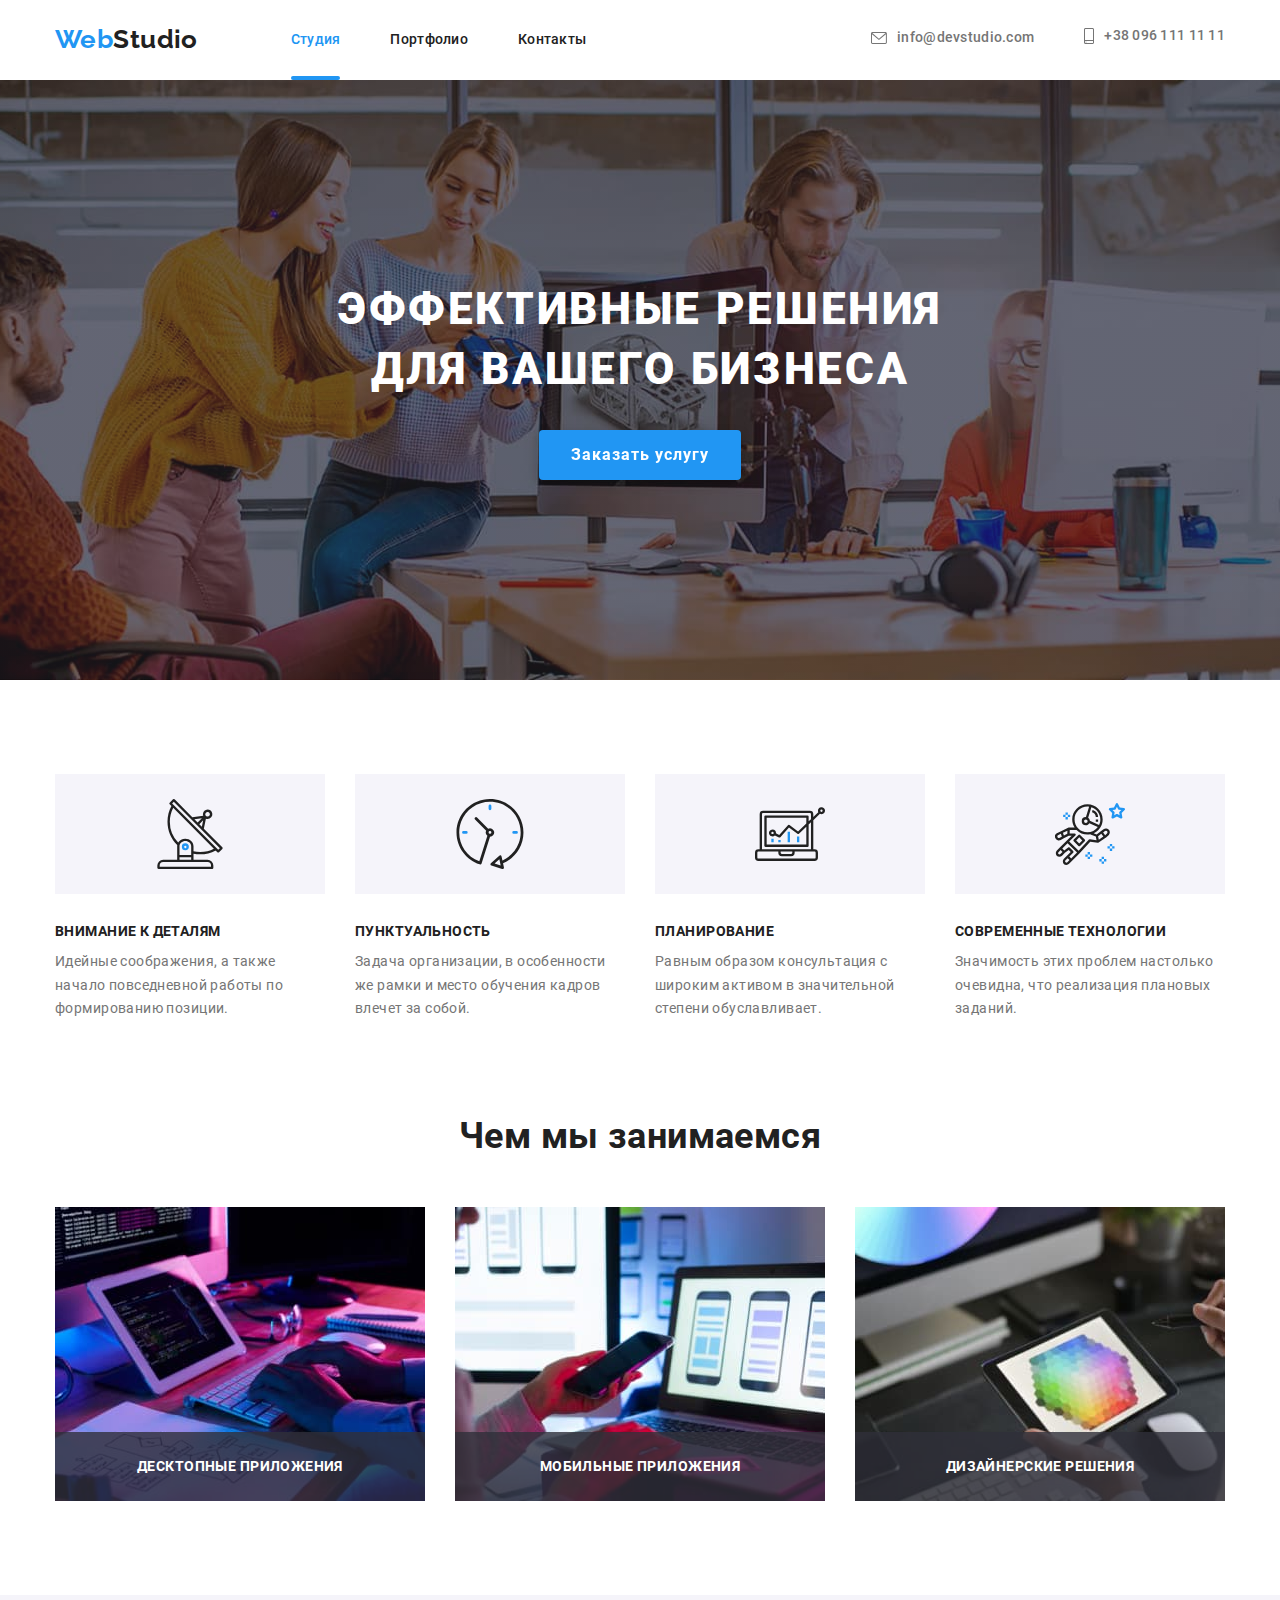
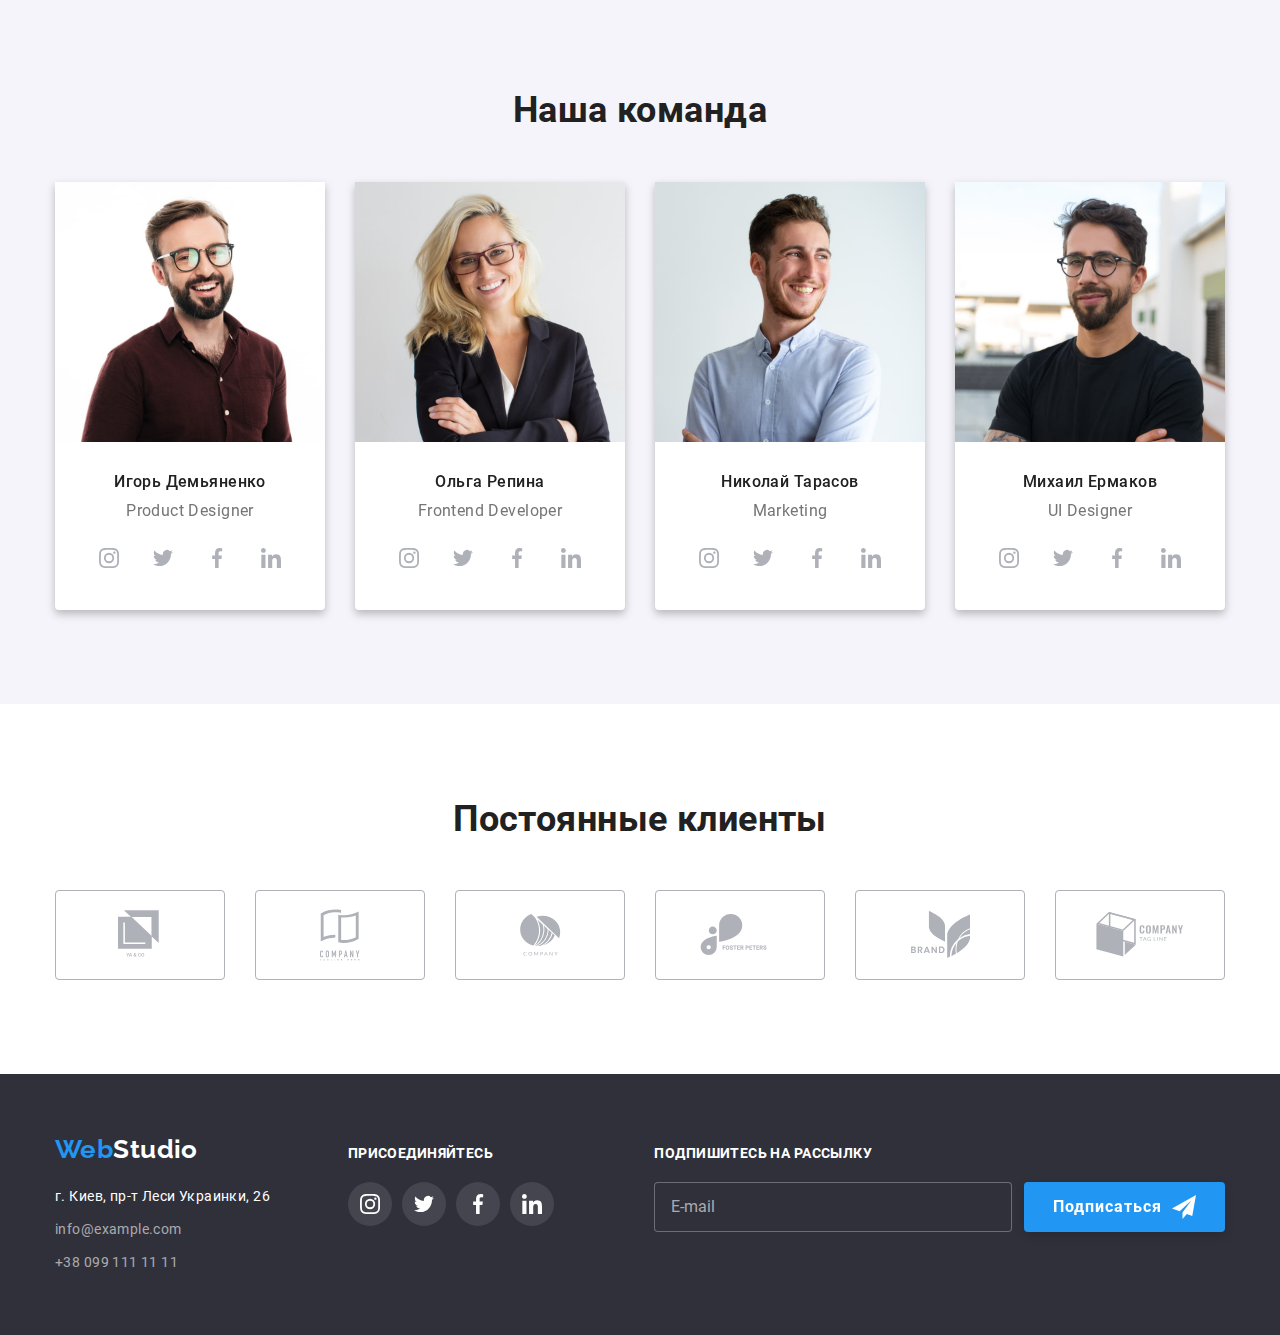
<file: index.html>
<!DOCTYPE html>
<html lang="ru">

<head>
    <meta charset="UTF-8">
    <meta name="viewport" content="width=device-width, initial-scale=1.0">
    <title>Студия</title>
    <link rel="stylesheet" href="./css/main.min.css">
</head>

<body>

    <header class="header">

        <div class="container general-nav">

            <!--Панель навигации-->
            
            <a href="./index.html" class="logo">
                <span class="logo-web">Web</span><span class="logo-studio">Studio</span>
            </a>

            <nav class="nav">
                <ul class="nav-list">
                    <li class="nav-item"><a href="./index.html" class="nav-link current">Студия</a></li>
                    <li class="nav-item"><a href="./portfolio.html" class="nav-link">Портфолио</a></li>
                    <li class="nav-item"><a href="" class="nav-link">Контакты</a></li>
                </ul>
            </nav>

            <!--Контактные данные-->
            <address class="address">
                <ul class="address-list">
                    <li class="address-item">
                        <a href="mailto:info@devstudio.com" class="address-link">
                            <svg width="16" height="12">
                                <use href="./images/symbol-defs.svg#icon-envelope"></use>
                            </svg>
                            info@devstudio.com
                        </a>
                    </li>
                    <li class="address-item">
                        <a href="tel:=380961111111" class="address-link">
                            <svg width="10" height="16">
                                <use href="./images/symbol-defs.svg#icon-smartphone"></use>
                            </svg>
                            +38 096 111 11 11
                        </a>
                    </li>
                </ul>
            </address>
        </div>

    </header>

    <main>
        <!--Блок герой-->
        <section class="hero">

            <div class="container">
                <h1 class="hero-title">Эффективные решения<br>для вашего бизнеса</h1>
                <button class="hero-btn" data-modal-open>Заказать услугу</button>
            </div>
            
        </section>

        <!--Преимущества-->
        <section class="advantages">

            <div class="container">
                <h2 class="visually-hidden">Преимущества</h2>
                <ul class="advantages-list">
                    <li class="advantages-item">
                        <div class="advantages-icon">
                            <svg width="70" height="70">
                                <use href="./images/symbol-defs.svg#icon-antenna"></use>
                            </svg>
                        </div>
                        <h3 class="advantages-title">Внимание к деталям</h3>
                        <p class="advantages-content">Идейные соображения, а также начало повседневной работы по формированию позиции.</p>
                    </li>

                    <li class="advantages-item">
                        <div class="advantages-icon">
                            <svg width="70" height="70">
                                <use href="./images/symbol-defs.svg#icon-clock"></use>
                            </svg>
                        </div>
                        <h3 class="advantages-title">Пунктуальность</h3>
                        <p class="advantages-content">Задача организации, в особенности же рамки и место обучения кадров влечет за собой.</p>
                    </li>

                    <li class="advantages-item">
                        <div class="advantages-icon">
                            <svg width="70" height="70">
                                <use href="./images/symbol-defs.svg#icon-diagram"></use>
                            </svg>
                        </div>
                        <h3 class="advantages-title">Планирование</h3>
                        <p class="advantages-content">Равным образом консультация с широким активом в значительной степени обуславливает.</p>
                    </li>

                    <li class="advantages-item">
                        <div class="advantages-icon">
                            <svg width="70" height="70">
                                <use href="./images/symbol-defs.svg#icon-astronaut"></use>
                            </svg>
                        </div>
                        <h3 class="advantages-title">Современные технологии</h3>
                        <p class="advantages-content">Значимость этих проблем настолько очевидна, что реализация плановых заданий.</p>
                    </li>
                </ul>
            </div>
        </section>

        <!--Примеры работ-->
        <section class="examples">

            <div class="container">
                <h2 class="examples-section-title">Чем мы занимаемся</h2>

                <ul class="examples-list">
                    <li class="examples-item">
                        <img src="./images/img.jpg" alt="человек пишет код" width="370">
                        <h3 class="examples-title">Десктопные приложения</h3>
                    </li>
                    <li class="examples-item">
                        <img src="./images/img1.jpg" alt="человек синхронизирует телефон" width="370">
                        <h3 class="examples-title">Мобильные приложения</h3>
                    </li>
                    <li class="examples-item">
                        <img src="./images/img2.jpg" alt="человек выбирает палитру на планшете" width="370">
                        <h3 class="examples-title">Дизайнерские решения</h3>
                    </li>
                </ul>
            </div>
        </section>

        <!--Список сотрудников-->
        <section class="team">

            <div class="container">
                <h2 class="team-title">Наша команда</h2>

                <ul class="team-list">
                    <li class="team-item">
                        <img src="./images/игорь_демьяненко.jpg" alt="Фото Игоря" width="270">
                        <h3 class="team-member">Игорь Демьяненко</h3> 
                        <p class="team-content">Product Designer</p>
                        <ul class="network-list">
                            <li class="network-item">
                                <a href="" class="network-link">
                                    <svg width="20" height="20">
                                        <use href="./images/symbol-defs.svg#icon-instagram"></use>
                                    </svg>
                                </a>
                            </li>
                            
                            <li class="network-item">
                                <a href="" class="network-link">
                                    <svg width="20" height="20">
                                        <use href="./images/symbol-defs.svg#icon-twitter"></use>
                                    </svg>
                                </a>
                            </li>

                            <li class="network-item">
                                <a href="" class="network-link">
                                    <svg width="20" height="20">
                                        <use href="./images/symbol-defs.svg#icon-facebook"></use>
                                    </svg>
                                </a>
                            </li>

                            <li class="network-item">
                                <a href="" class="network-link">
                                    <svg width="20" height="20">
                                        <use href="./images/symbol-defs.svg#icon-linkedin"></use>
                                    </svg>
                                </a>
                            </li>
                        </ul>
                    </li>

                    <li class="team-item">
                        <img src="./images/ольга_репина.jpg" alt="Фото Ольги" width="270">
                        <h3 class="team-member">Ольга Репина</h3>
                        <p class="team-content">Frontend Developer</p>
                        <ul class="network-list">
                            <li class="network-item">
                                <a href="" class="network-link">
                                    <svg width="20" height="20">
                                        <use href="./images/symbol-defs.svg#icon-instagram"></use>
                                    </svg>
                                </a>
                            </li>
                        
                            <li class="network-item">
                                <a href="" class="network-link">
                                    <svg width="20" height="20">
                                        <use href="./images/symbol-defs.svg#icon-twitter"></use>
                                    </svg>
                                </a>
                            </li>
                        
                            <li class="network-item">
                                <a href="" class="network-link">
                                    <svg width="20" height="20">
                                        <use href="./images/symbol-defs.svg#icon-facebook"></use>
                                    </svg>
                                </a>
                            </li>
                        
                            <li class="network-item">
                                <a href="" class="network-link">
                                    <svg width="20" height="20">
                                        <use href="./images/symbol-defs.svg#icon-linkedin"></use>
                                    </svg>
                                </a>
                            </li>
                        </ul>
                    </li>

                    <li class="team-item">
                        <img src="./images/николай_тарасов.jpg" alt="Фото Николая" width="270">
                        <h3 class="team-member">Николай Тарасов</h3>
                        <p class="team-content">Marketing</p>
                        <ul class="network-list">
                            <li class="network-item">
                                <a href="" class="network-link">
                                    <svg width="20" height="20">
                                        <use href="./images/symbol-defs.svg#icon-instagram"></use>
                                    </svg>
                                </a>
                            </li>
                        
                            <li class="network-item">
                                <a href="" class="network-link">
                                    <svg width="20" height="20">
                                        <use href="./images/symbol-defs.svg#icon-twitter"></use>
                                    </svg>
                                </a>
                            </li>
                        
                            <li class="network-item">
                                <a href="" class="network-link">
                                    <svg width="20" height="20">
                                        <use href="./images/symbol-defs.svg#icon-facebook"></use>
                                    </svg>
                                </a>
                            </li>
                        
                            <li class="network-item">
                                <a href="" class="network-link">
                                    <svg width="20" height="20">
                                        <use href="./images/symbol-defs.svg#icon-linkedin"></use>
                                    </svg>
                                </a>
                            </li>
                        </ul>
                    </li>

                    <li class="team-item">
                        <img src="./images/михаил_ермаков.jpg" alt="Фото Михаила" width="270">
                        <h3 class="team-member">Михаил Ермаков</h3>
                        <p class="team-content">UI Designer</p>
                        <ul class="network-list">
                            <li class="network-item">
                                <a href="" class="network-link">
                                    <svg width="20" height="20">
                                        <use href="./images/symbol-defs.svg#icon-instagram"></use>
                                    </svg>
                                </a>
                            </li>
                        
                            <li class="network-item">
                                <a href="" class="network-link">
                                    <svg width="20" height="20">
                                        <use href="./images/symbol-defs.svg#icon-twitter"></use>
                                    </svg>
                                </a>
                            </li>
                        
                            <li class="network-item">
                                <a href="" class="network-link">
                                    <svg width="20" height="20">
                                        <use href="./images/symbol-defs.svg#icon-facebook"></use>
                                    </svg>
                                </a>
                            </li>
                        
                            <li class="network-item">
                                <a href="" class="network-link">
                                    <svg width="20" height="20">
                                        <use href="./images/symbol-defs.svg#icon-linkedin"></use>
                                    </svg>
                                </a>
                            </li>
                        </ul>
                    </li>
                </ul>
            </div>
        </section>

        <!--Блок постоянных клиентов-->
        <section class="clients">
            <div class="container">
                <h2 class="clients-title">Постоянные клиенты</h2>
            
                <ul class="clients-list">

                    <li class="clients-item">
                        <a href="" class="clients-link">
                            <svg width="45" height="50">
                                <use href="./images/symbol-defs.svg#icon-logo_1"></use>
                            </svg>
                        </a>
                    </li>

                    <li class="clients-item">
                        <a href="" class="clients-link">
                            <svg width="40" height="52">
                                <use href="./images/symbol-defs.svg#icon-logo_2"></use>
                            </svg>
                        </a>
                    </li>

                    <li class="clients-item">
                        <a href="" class="clients-link">
                            <svg width="41" height="42">
                                <use href="./images/symbol-defs.svg#icon-logo_3"></use>
                            </svg>
                        </a>
                    </li>

                    <li class="clients-item">
                        <a href="" class="clients-link">
                            <svg width="80" height="42">
                                <use href="./images/symbol-defs.svg#icon-logo_4"></use>
                            </svg>
                        </a>
                    </li>

                    <li class="clients-item">
                        <a href="" class="clients-link">
                            <svg width="59" height="47">
                                <use href="./images/symbol-defs.svg#icon-logo_5"></use>
                            </svg>
                        </a>
                    </li>
                    
                    <li class="clients-item">
                        <a href="" class="clients-link">
                            <svg width="88" height="45">
                                <use href="./images/symbol-defs.svg#icon-logo_6"></use>
                            </svg>
                        </a>
                    </li>
                </ul>
            </div>
        </section>
    </main>

    <footer class="footer">


        <div class="container footer-flex">
            <div class="footer-info">
                <a href="./index.html" class="logo under">
                    <span class="logo-web">Web</span><span class="logo-studio-footer">Studio</span>
                </a>

                <address class="address-footer">г. Киев, пр-т Леси Украинки, 26</address>
                
                <ul class="footer-list">
                    <li class="footer-item"><a href="mailto:info@example.com" class="link">info@example.com</a></li>
                    <li class="footer-item"><a href="tel:=380991111111" class="link">+38 099 111 11 11</a></li>
                </ul>
            </div>

            <div class="join">
                <h3 class="social-link-title">Присоединяйтесь</h3>
                    <ul class="social-link-list">
                        <li class="social-link-item">
                            <a href="" class="social-link-ref">
                                <svg width="20" height="20">
                                    <use href="./images/symbol-defs.svg#icon-instagram"></use>
                                </svg>
                            </a>
                        </li>

                        <li class="social-link-item">
                            <a href="" class="social-link-ref">
                                <svg width="20" height="20">
                                    <use href="./images/symbol-defs.svg#icon-twitter"></use>
                                </svg>
                            </a>
                        </li>

                        <li class="social-link-item">
                            <a href="" class="social-link-ref">
                                <svg width="20" height="20">
                                    <use href="./images/symbol-defs.svg#icon-facebook"></use>
                                </svg>
                            </a>
                        </li>

                        <li class="social-link-item">
                            <a href="" class="social-link-ref">
                                <svg width="20" height="20">
                                    <use href="./images/symbol-defs.svg#icon-linkedin"></use>
                                </svg>
                            </a>
                        </li>
                    </ul>
            </div>

            <div class="subscribe">
                <form>
                    <h3 class="subscribe-title">Подпишитесь на рассылку</h3>
                    <div class="subscribe-box">
                        <label class="subscribe-label">
                            <input class="subscribe-input" type="email" placeholder="E-mail"/>
                        </label>
                        <button type="submit" class="subscribe-btn">Подписаться
                            <svg class="send-icon" width="24" height="24">
                                <use href="./images/symbol-defs.svg#icon-send"></use>
                            </svg>
                        </button>
                    </div>
                </form>
            </div>
        </div>
        
    </footer>
    
    <!--Модальное окно-->
    <div class="backdrop is-hidden" data-modal>
        <div class="modal">
            <button class="close-button" data-modal-close>
                <svg width="18" height="18">
                    <use href="./images/symbol-defs.svg#icon-close"></use>
                </svg>
            </button>

            <form class="form">
                <h3 class="form-title">Оставьте свои данные, мы вам перезвоним</h3>
            
                <div>
                    <div class="form-field">
                        <label for="name" class="form-label">Имя</label>
                        <div class="iconbox">
                            <input class="form-input" type="text" name="username" id="name" autofocus />
                                <svg class="form-icon" width="12" height="12">
                                    <use href="./images/symbol-defs.svg#icon-name"></use>
                            </svg>
                        </div>
                    </div>

                    <div class="form-field">
                        <label for="phone">Телефон</label>
                        <div class="iconbox">
                            <input class="form-input" type="tel" name="phone" id="phone" />
                            <svg class="form-icon" width="13" height="13">
                                <use href="./images/symbol-defs.svg#icon-tel"></use>
                            </svg>
                        </div>
                    </div>

                    <div class="form-field">
                        <label for="mail">Почта</label>
                        <div class="iconbox">
                            <input class="form-input" type="email" name="mail" id="mail" />
                            <svg class="form-icon" width="15" height="13">
                                <use href="./images/symbol-defs.svg#icon-mail"></use>
                            </svg>
                        </div>
                    </div>

                    <div class="form-field">
                        <label for="comment">Комментарий</label>
                        <textarea class="form-textarea" name="comment" id="comment" cols="30" rows="10" placeholder="Введите текст"></textarea>
                    </div>

                    <div class="checkbox-field">
                        <label class="checkbox-label">
                            <input class="checkbox visually-hidden" type="checkbox" />
                            <span class="checkbox-icon"></span>
                            Соглашаюсь с рассылкой и принимаю
            
                            <a class="terms" href="./index.html">Условия договора</a>
                        </label>
                    </div>
                </div>

                <button type="submit" class="submit-btn">Отправить</button>
                
                
            </form>
        </div>
    </div>



    <script src="./js/modal.js"></script>
</body>

</html>
</file>
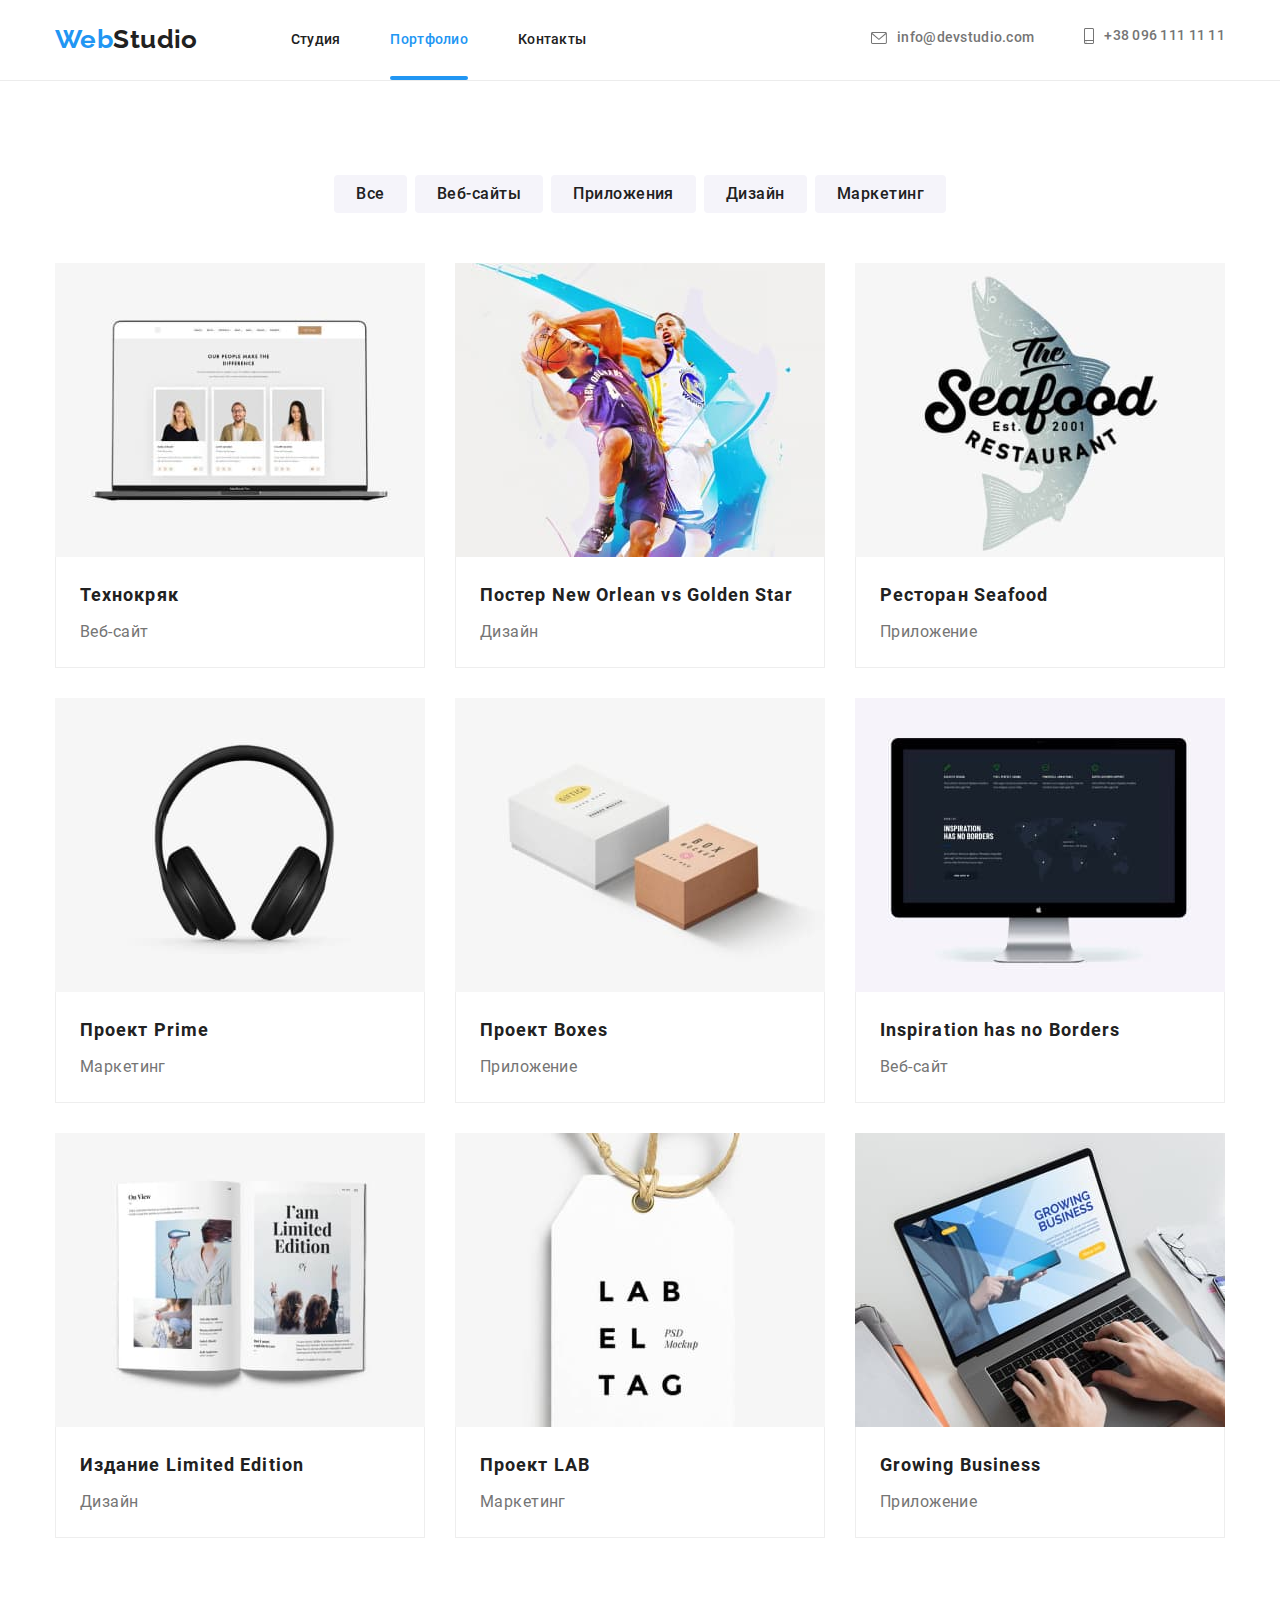
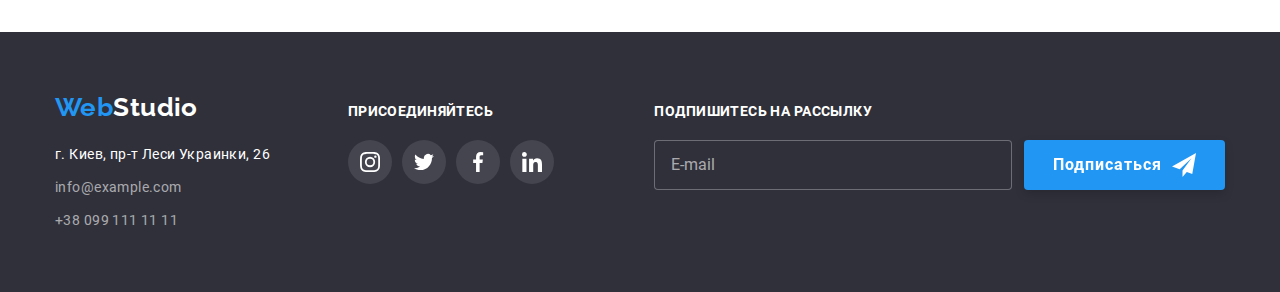
<file: portfolio.html>
<!DOCTYPE html>
<html lang="ru">
<head>
    <meta charset="UTF-8">
    <meta name="viewport" content="width=device-width, initial-scale=1.0">
    <title>Портфолио</title>
    <link rel="stylesheet" href="./css/main.min.css">
</head>
<body>

    <header class="header portfolio-header">
    
        <div class="container general-nav">
            <!--Панель навигации-->
            
            <a href="./index.html" class="logo">
                <span class="logo-web">Web</span><span class="logo-studio">Studio</span>
            </a>

            <nav class="nav">   
                <ul class="nav-list">
                    <li class="nav-item"><a href="./index.html" class="nav-link">Студия</a></li>
                    <li class="nav-item"><a href="./portfolio.html" class="nav-link current">Портфолио</a></li>
                    <li class="nav-item"><a href="" class="nav-link">Контакты</a></li>
                </ul>
            </nav>
        
            <!--Контактные данные-->
            <address class="address">
                <ul class="address-list">
                    <li class="address-item">
                        <a href="mailto:info@devstudio.com" class="address-link">
                            <svg width="16" height="12">
                                <use href="./images/symbol-defs.svg#icon-envelope"></use>
                            </svg>
                            info@devstudio.com
                        </a>
                    </li>
                    <li class="address-item">
                        <a href="tel:=380961111111" class="address-link">
                            <svg width="10" height="16">
                                <use href="./images/symbol-defs.svg#icon-smartphone"></use>
                            </svg>
                            +38 096 111 11 11
                        </a>
                    </li>
                </ul>
            </address>
        </div>
    
    </header>
    
    <main>
        <h1 class="visually-hidden">Примеры работ студии</h1>

        <!--Категории работ-->
        
        <section class="categories">

            <div class="container">
                <h2 class="visually-hidden">Категории работ студии</h2>
                <ul class="categories-list">
                    <li class="categories-item"><button type="button" class="categories-btn">Все</button></li>
                    <li class="categories-item"><button type="button" class="categories-btn">Веб-сайты</button></li>
                    <li class="categories-item"><button type="button" class="categories-btn">Приложения</button></li>
                    <li class="categories-item"><button type="button" class="categories-btn">Дизайн</button></li>
                    <li class="categories-item"><button type="button" class="categories-btn">Маркетинг</button></li>
                </ul>

                <!--Лучшие работы студии-->
            
                <h2 class="visually-hidden">Примеры лучших работ студии</h2>
            
                <ul class="works-list">
                    <li class="works-item">
                        <a href="" class="works-link">
                            <div class="box">
                                <img src="./images/portfolio1.jpg" alt="Люди на экране ноутбука" width="370">
                                <p class="overlay">
                                Технокряк это современная площадка распространения коронавируса. Компании используют эту платформу для цифрового
                                шпионажа и атак на защищённые сервера конкурентов.
                                </p>
                            </div>
                            <div class="works-description">
                                <h3 class="works-title">Технокряк</h3>
                                <p class="works-content">Веб-сайт</p>
                            </div>
                        </a>

                    </li>
            
                    <li class="works-item">
                        <a href="" class="works-link">
                            <img src="./images/portfolio2.jpg" alt="Баскетболисты в прыжке" width="370">
                            <div class="works-description">
                                <h3 class="works-title">Постер New Orlean vs Golden Star</h3>
                                <p class="works-content">Дизайн</p>
                            </div>
                        </a>
                    </li>
            
                    <li class="works-item">
                        <a href="" class="works-link">
                            <img src="./images/portfolio3.jpg" alt="Логотип ресторана" width="370">
                            <div class="works-description">
                                <h3 class="works-title">Ресторан Seafood</h3>
                                <p class="works-content">Приложение</p>
                            </div>
                        </a>
                    </li>

                    <li class="works-item">
                        <a href="" class="works-link">
                            <img src="./images/portfolio4.jpg" alt="Наушники" width="370">
                            <div class="works-description">
                                <h3 class="works-title">Проект Prime</h3>
                                <p class="works-content">Маркетинг</p>
                            </div>
                        </a>
                    </li>

                    <li class="works-item">
                        <a href="" class="works-link">
                            <img src="./images/portfolio5.jpg" alt="Две коробки" width="370">
                            <div class="works-description">
                                <h3 class="works-title">Проект Boxes</h3>
                                <p class="works-content">Приложение</p>
                            </div>
                        </a>
                    </li>

                    <li class="works-item">
                        <a href="" class="works-link">
                            <img src="./images/portfolio6.jpg" alt="Компьютер" width="370">
                            <div class="works-description">
                                <h3 class="works-title">Inspiration has no Borders</h3>
                                <p class="works-content">Веб-сайт</p>
                            </div> 
                        </a>
                    </li>

                    <li class="works-item">
                        <a href="" class="works-link">
                            <img src="./images/portfolio7.jpg" alt="Открытая книга" width="370">
                            <div class="works-description">
                                <h3 class="works-title">Издание Limited Edition</h3>
                                <p class="works-content">Дизайн</p>
                            </div>
                        </a>
                    </li>

                    <li class="works-item">
                        <a href="" class="works-link">
                            <img src="./images/portfolio8.jpg" alt="Бирка" width="370">
                            <div class="works-description">
                                <h3 class="works-title">Проект LAB</h3>
                                <p class="works-content">Маркетинг</p>
                            </div>
                        </a>
                    </li>

                    <li class="works-item">
                        <a href="" class="works-link">
                            <img src="./images/portfolio9.jpg" alt="Человек работает на ноутбуке" width="370">
                            <div class="works-description">
                                <h3 class="works-title">Growing Business</h3>
                                <p class="works-content">Приложение</p>
                            </div>
                        </a>
                    </li>
            
                </ul>
            </div>
        </section>
    </main>

    <footer class="footer">
    
        <div class="container footer-flex">
            <div class="footer-info">
                <a href="./index.html" class="logo under">
                    <span class="logo-web">Web</span><span class="logo-studio-footer">Studio</span></a>
                <address class="address-footer">г. Киев, пр-т Леси Украинки, 26</address>

                <ul class="footer-list">
                    <li class="footer-item"><a href="mailto:info@example.com" class="link">info@example.com</a></li>
                    <li class="footer-item"><a href="tel:=380991111111" class="link">+38 099 111 11 11</a></li>
                </ul>
            </div>

            <div class="join">
                <h3 class="social-link-title">Присоединяйтесь</h3>
                <ul class="social-link-list">
                    <li class="social-link-item">
                        <a href="" class="social-link-ref">
                            <svg width="20" height="20">
                                <use href="./images/symbol-defs.svg#icon-instagram"></use>
                            </svg>
                        </a>
                    </li>
            
                    <li class="social-link-item">
                        <a href="" class="social-link-ref">
                            <svg width="20" height="20">
                                <use href="./images/symbol-defs.svg#icon-twitter"></use>
                            </svg>
                        </a>
                    </li>
            
                    <li class="social-link-item">
                        <a href="" class="social-link-ref">
                            <svg width="20" height="20">
                                <use href="./images/symbol-defs.svg#icon-facebook"></use>
                            </svg>
                        </a>
                    </li>
            
                    <li class="social-link-item">
                        <a href="" class="social-link-ref">
                            <svg width="20" height="20">
                                <use href="./images/symbol-defs.svg#icon-linkedin"></use>
                            </svg>
                        </a>
                    </li>
                </ul>
            </div>

            <div class="subscribe">
                <form>
                    <h3 class="subscribe-title">Подпишитесь на рассылку</h3>
                    <div class="subscribe-box">
                        <label class="subscribe-label">
                            <input class="subscribe-input" type="email" placeholder="E-mail" />
                        </label>
                        <button type="submit" class="subscribe-btn">Подписаться
                            <svg class="send-icon" width="24" height="24">
                                <use href="./images/symbol-defs.svg#icon-send"></use>
                            </svg>
                        </button>
                    </div>
                </form>
            </div>
        </div>
    
    </footer>
</body>
</html>
</file>
<file: css/main.min.css>
/*! modern-normalize v1.0.0 | MIT License | https://github.com/sindresorhus/modern-normalize */*,*::before,*::after{-webkit-box-sizing:border-box;box-sizing:border-box}:root{-moz-tab-size:4;-o-tab-size:4;tab-size:4}html{line-height:1.15;-webkit-text-size-adjust:100%}body{margin:0}body{font-family:system-ui,-apple-system,"Segoe UI",Roboto,Helvetica,Arial,sans-serif,"Apple Color Emoji","Segoe UI Emoji"}hr{height:0;color:inherit}abbr[title]{-webkit-text-decoration:underline dotted;text-decoration:underline dotted}b,strong{font-weight:bolder}code,kbd,samp,pre{font-family:ui-monospace, SFMono-Regular, Consolas, "Liberation Mono", Menlo, monospace;font-size:1em}small{font-size:80%}sub,sup{font-size:75%;line-height:0;position:relative;vertical-align:baseline}sub{bottom:-0.25em}sup{top:-0.5em}table{text-indent:0;border-color:inherit}button,input,optgroup,select,textarea{font-family:inherit;font-size:100%;line-height:1.15;margin:0}button,select{text-transform:none}button,[type="button"],[type="reset"],[type="submit"]{-webkit-appearance:button}::-moz-focus-inner{border-style:none;padding:0}:-moz-focusring{outline:1px dotted ButtonText}:-moz-ui-invalid{box-shadow:none}legend{padding:0}progress{vertical-align:baseline}::-webkit-inner-spin-button,::-webkit-outer-spin-button{height:auto}[type="search"]{-webkit-appearance:textfield;outline-offset:-2px}::-webkit-search-decoration{-webkit-appearance:none}::-webkit-file-upload-button{-webkit-appearance:button;font:inherit}summary{display:list-item}.visually-hidden{position:absolute;clip:rect(0 0 0 0);width:1px;height:1px;margin:-1px}.container{width:1200px;padding-left:15px;padding-right:15px;margin-left:auto;margin-right:auto}body{font-family:"Roboto", sans-serif;font-weight:400;font-size:14px;line-height:1.71;letter-spacing:0.03em;color:#757575;background-color:#fff}ul{list-style:none;margin:0;padding:0}a{text-decoration:none}button{font-family:inherit}img{display:block}.hero-btn,.submit-btn{display:inline-block;border-radius:4px;border:0px;min-width:200px;height:50px;cursor:pointer;color:#fff;background-color:#2196f3;font-family:Roboto;font-style:normal;font-weight:bold;font-size:16px;line-height:1.87;letter-spacing:0.06em}@font-face{font-family:"Roboto";font-style:normal;font-weight:400;src:url("../fonts/roboto-v20-cyrillic-regular.eot");src:local(""),url("../fonts/roboto-v20-cyrillic-regular.eot?#iefix") format("embedded-opentype"),url("../fonts/roboto-v20-cyrillic-regular.woff2") format("woff2"),url("../fonts/roboto-v20-cyrillic-regular.woff") format("woff"),url("../fonts/roboto-v20-cyrillic-regular.ttf") format("truetype"),url("../fonts/roboto-v20-cyrillic-regular.svg#Roboto") format("svg")}@font-face{font-family:"Roboto";font-style:normal;font-weight:500;src:url("../fonts/roboto-v20-cyrillic-500.eot");src:local(""),url("../fonts/roboto-v20-cyrillic-500.eot?#iefix") format("embedded-opentype"),url("../fonts/roboto-v20-cyrillic-500.woff2") format("woff2"),url("../fonts/roboto-v20-cyrillic-500.woff") format("woff"),url("../fonts/roboto-v20-cyrillic-500.ttf") format("truetype"),url("../fonts/roboto-v20-cyrillic-500.svg#Roboto") format("svg")}@font-face{font-family:"Roboto";font-style:normal;font-weight:700;src:url("../fonts/roboto-v20-cyrillic-700.eot");src:local(""),url("../fonts/roboto-v20-cyrillic-700.eot?#iefix") format("embedded-opentype"),url("../fonts/roboto-v20-cyrillic-700.woff2") format("woff2"),url("../fonts/roboto-v20-cyrillic-700.woff") format("woff"),url("../fonts/roboto-v20-cyrillic-700.ttf") format("truetype"),url("../fonts/roboto-v20-cyrillic-700.svg#Roboto") format("svg")}@font-face{font-family:"Roboto";font-style:normal;font-weight:900;src:url("../fonts/roboto-v20-cyrillic-900.eot");src:local(""),url("../fonts/roboto-v20-cyrillic-900.eot?#iefix") format("embedded-opentype"),url("../fonts/roboto-v20-cyrillic-900.woff2") format("woff2"),url("../fonts/roboto-v20-cyrillic-900.woff") format("woff"),url("../fonts/roboto-v20-cyrillic-900.ttf") format("truetype"),url("../fonts/roboto-v20-cyrillic-900.svg#Roboto") format("svg")}@font-face{font-family:"Raleway";font-style:normal;font-weight:700;src:url("../fonts/raleway-v19-cyrillic-700.eot");src:local(""),url("../fonts/raleway-v19-cyrillic-700.eot?#iefix") format("embedded-opentype"),url("../fonts/raleway-v19-cyrillic-700.woff2") format("woff2"),url("../fonts/raleway-v19-cyrillic-700.woff") format("woff"),url("../fonts/raleway-v19-cyrillic-700.ttf") format("truetype"),url("../fonts/raleway-v19-cyrillic-700.svg#Raleway") format("svg")}.header{background-color:#fff}.portfolio-header{border-bottom-width:1px;border-bottom-style:solid;border-bottom-color:#ececec}.logo{display:inline-block;font-family:Raleway;font-style:normal;font-weight:700;font-size:26px;line-height:31px}.logo-web{color:#2196f3}.logo-studio{color:#212121}.address{margin-left:auto}.address-link{color:#757575;fill:#757575;font-style:normal;font-weight:500;line-height:1.14;letter-spacing:0.02em;display:-webkit-inline-box;display:-ms-inline-flexbox;display:inline-flex;-webkit-box-align:center;-ms-flex-align:center;align-items:center;-webkit-transition:color 250ms cubic-bezier(0.4, 0, 0.2, 1),fill 250ms cubic-bezier(0.4, 0, 0.2, 1);transition:color 250ms cubic-bezier(0.4, 0, 0.2, 1),fill 250ms cubic-bezier(0.4, 0, 0.2, 1)}.address-link:hover,.address-link:focus{color:#2196f3;fill:#2196f3}.address-link>svg{margin-right:10px}.address-list{display:-webkit-box;display:-ms-flexbox;display:flex}.address-item:not(:last-child){margin-right:50px}.nav{margin-left:93px}.nav-list{display:-webkit-box;display:-ms-flexbox;display:flex}.nav-item:not(:last-child){margin-right:50px}.nav-link{display:block;padding-top:32px;padding-bottom:32px;color:#212121;font-style:normal;font-weight:500;font-size:14px;line-height:1.14;letter-spacing:0.02em;-webkit-transition:color 250ms cubic-bezier(0.4, 0, 0.2, 1);transition:color 250ms cubic-bezier(0.4, 0, 0.2, 1)}.nav-link.current{color:#2196f3}.nav-link:hover,.nav-link:focus{color:#2196f3}.general-nav{display:-webkit-box;display:-ms-flexbox;display:flex;-webkit-box-align:center;-ms-flex-align:center;align-items:center}.nav-item{position:relative}.current::before{position:absolute;top:95%;content:"";width:100%;height:4px;background:#2196f3;border-radius:2px}.hero{background-color:#2f303a;background-image:-webkit-gradient(linear, left top, right top, from(rgba(47,48,58,0.4)), to(rgba(47,48,58,0.4))),url("../images/hero_img.jpg");background-image:linear-gradient(to right, rgba(47,48,58,0.4), rgba(47,48,58,0.4)),url("../images/hero_img.jpg");background-repeat:no-repeat;background-position:center;background-size:cover;text-align:center;padding-top:200px;padding-bottom:200px}.hero-title{margin-top:0;margin-bottom:30px;color:#fff;font-style:normal;font-weight:900;font-size:44px;line-height:1.36;letter-spacing:0.06em;text-transform:uppercase}.hero-btn{padding:10px 32px;-webkit-filter:drop-shadow(0px 4px 4px rgba(0,0,0,0.25));filter:drop-shadow(0px 4px 4px rgba(0,0,0,0.25))}.examples{padding-bottom:94px}.examples-section-title,.team-title,.advantages-title,.team-member,.works-title,.clients-title{color:#212121}.advantages{padding-top:94px;padding-bottom:94px}.advantages-item{width:270px}.advantages-list{-webkit-box-pack:justify;-ms-flex-pack:justify;justify-content:space-between}.advantages-icon{width:270px;height:120px;background-color:#f5f4fa;display:-webkit-inline-box;display:-ms-inline-flexbox;display:inline-flex;-webkit-box-pack:center;-ms-flex-pack:center;justify-content:center;-webkit-box-align:center;-ms-flex-align:center;align-items:center;margin-bottom:30px}.advantages-title{margin-bottom:10px;margin-top:0;padding:0;font-style:normal;font-weight:700;font-size:14px;line-height:1.14;text-transform:uppercase}.advantages-list{display:-webkit-box;display:-ms-flexbox;display:flex}.examples-list{display:-webkit-box;display:-ms-flexbox;display:flex;-webkit-box-pack:justify;-ms-flex-pack:justify;justify-content:space-between}.examples-section-title,.team-title,.clients-title{margin-top:0;margin-bottom:50px;font-style:normal;font-weight:700;font-size:36px;line-height:1.17;text-align:center}.team-item{background-color:#fff;-webkit-filter:drop-shadow(0px 4px 4px rgba(0,0,0,0.25));filter:drop-shadow(0px 4px 4px rgba(0,0,0,0.25));border-radius:0px 0px 4px 4px;-webkit-transition:-webkit-box-shadow 250ms cubic-bezier(0.4, 0, 0.2, 1);transition:-webkit-box-shadow 250ms cubic-bezier(0.4, 0, 0.2, 1);transition:box-shadow 250ms cubic-bezier(0.4, 0, 0.2, 1);transition:box-shadow 250ms cubic-bezier(0.4, 0, 0.2, 1), -webkit-box-shadow 250ms cubic-bezier(0.4, 0, 0.2, 1)}.team-item:hover,.team-item:focus{-webkit-box-shadow:0px 1px 3px rgba(0,0,0,0.12),0px 1px 1px rgba(0,0,0,0.14),0px 2px 1px rgba(0,0,0,0.2);box-shadow:0px 1px 3px rgba(0,0,0,0.12),0px 1px 1px rgba(0,0,0,0.14),0px 2px 1px rgba(0,0,0,0.2)}.team-member{margin-top:30px;margin-bottom:10px;font-style:normal;font-weight:500;font-size:16px;line-height:1.19;text-align:center}.network-list{display:-webkit-box;display:-ms-flexbox;display:flex;-webkit-box-pack:justify;-ms-flex-pack:justify;justify-content:space-between;margin-left:32px;margin-right:32px;margin-bottom:30px}.network-link{display:-webkit-box;display:-ms-flexbox;display:flex;-webkit-box-pack:center;-ms-flex-pack:center;justify-content:center;-webkit-box-align:center;-ms-flex-align:center;align-items:center;fill:#afb1b8;width:44px;height:44px;border-radius:50%;-webkit-transition:fill 250ms cubic-bezier(0.4, 0, 0.2, 1),background-color 250ms cubic-bezier(0.4, 0, 0.2, 1);transition:fill 250ms cubic-bezier(0.4, 0, 0.2, 1),background-color 250ms cubic-bezier(0.4, 0, 0.2, 1)}.network-link:hover,.network-link:focus{fill:#fff;background-color:#2196f3;border-radius:50%;width:44px;height:44px;cursor:pointer}.works-title{margin-top:0px;margin-bottom:4px;font-style:normal;font-weight:700;font-size:18px;line-height:2;letter-spacing:0.06em}.works-item{-ms-flex-preferred-size:calc(100% / 3 - 60px);flex-basis:calc(100% / 3 - 60px);margin-left:30px;margin-top:30px}.works-link{display:block;-webkit-transition:-webkit-box-shadow 250ms cubic-bezier(0.4, 0, 0.2, 1);transition:-webkit-box-shadow 250ms cubic-bezier(0.4, 0, 0.2, 1);transition:box-shadow 250ms cubic-bezier(0.4, 0, 0.2, 1);transition:box-shadow 250ms cubic-bezier(0.4, 0, 0.2, 1), -webkit-box-shadow 250ms cubic-bezier(0.4, 0, 0.2, 1)}.works-link:hover,.works-link:focus{-webkit-box-shadow:0px 1px 1px rgba(0,0,0,0.12),0px 4px 4px rgba(0,0,0,0.06),1px 4px 6px rgba(0,0,0,0.16);box-shadow:0px 1px 1px rgba(0,0,0,0.12),0px 4px 4px rgba(0,0,0,0.06),1px 4px 6px rgba(0,0,0,0.16)}.advantages-content,.team-content,.works-content{color:#757575}.advantages-content{padding:0;margin:0;font-style:normal;font-weight:400;font-size:14px;line-height:1.71}.team-content{margin:0;margin-bottom:16px;font-style:normal;font-weight:400;font-size:16px;line-height:1.19;text-align:center}.team{background-color:#f5f4fa;padding-top:94px;padding-bottom:94px}.team-list{display:-webkit-box;display:-ms-flexbox;display:flex;-webkit-box-pack:justify;-ms-flex-pack:justify;justify-content:space-between}.works-content{margin:0;font-style:normal;font-weight:400;font-size:16px;line-height:1.87}.works-list{display:-webkit-box;display:-ms-flexbox;display:flex;-ms-flex-wrap:wrap;flex-wrap:wrap;margin-left:-30px;margin-top:-30px}.works-description{padding-top:20px;padding-bottom:20px;padding-left:24px;padding-right:24px;border-right-width:1px;border-right-style:solid;border-right-color:#eeeeee;border-bottom-width:1px;border-bottom-style:solid;border-bottom-color:#eeeeee;border-left-width:1px;border-left-style:solid;border-left-color:#eeeeee}.examples-item{position:relative}.examples-title{position:absolute;width:100%;bottom:0;margin:0;padding-top:27px;padding-bottom:27px;font-style:normal;font-weight:700;font-size:14px;line-height:1.14;text-transform:uppercase;text-align:center;color:#fff;background:rgba(47,48,58,0.8)}.box{position:relative;overflow:hidden}.works-link:hover .overlay,.works-link:focus .overlay{-webkit-transform:translatey(0);transform:translatey(0)}.overlay{position:absolute;top:0;left:0;width:100%;height:100%;margin:0;background-color:#2196f3;opacity:90%;-webkit-transform:translatey(100%);transform:translatey(100%);-webkit-transition:-webkit-transform 250ms cubic-bezier(0.4, 0, 0.2, 1);transition:-webkit-transform 250ms cubic-bezier(0.4, 0, 0.2, 1);transition:transform 250ms cubic-bezier(0.4, 0, 0.2, 1);transition:transform 250ms cubic-bezier(0.4, 0, 0.2, 1), -webkit-transform 250ms cubic-bezier(0.4, 0, 0.2, 1);font-size:18px;line-height:1.55;color:#fff;display:block;padding:63px 24px}.clients{padding-top:94px;padding-bottom:94px}.clients-list{display:-webkit-box;display:-ms-flexbox;display:flex;-webkit-box-pack:justify;-ms-flex-pack:justify;justify-content:space-between}.clients-link{display:-webkit-box;display:-ms-flexbox;display:flex;-webkit-box-pack:center;-ms-flex-pack:center;justify-content:center;-webkit-box-align:center;-ms-flex-align:center;align-items:center;width:170px;height:90px;border:1px solid #afb1b8;border-radius:4px;fill:#afb1b8;-webkit-transition:border 250ms cubic-bezier(0.4, 0, 0.2, 1),fill 250ms cubic-bezier(0.4, 0, 0.2, 1);transition:border 250ms cubic-bezier(0.4, 0, 0.2, 1),fill 250ms cubic-bezier(0.4, 0, 0.2, 1)}.clients-link:hover,.clients-link:focus{border:1px solid #2196f3;fill:#2196f3;cursor:pointer}.categories{padding-top:94px;padding-bottom:94px}.categories-list{display:-webkit-box;display:-ms-flexbox;display:flex;margin-bottom:50px;-webkit-box-pack:center;-ms-flex-pack:center;justify-content:center}.categories-list .categories-item:not(:last-child){margin-right:8px}.categories-btn{display:inline-block;border-radius:4px;padding:6px 22px;border:0px;min-width:73px;height:38px;cursor:pointer;color:#212121;background-color:#f5f4fa;font-family:Roboto;font-style:normal;font-weight:500;font-size:16px;line-height:1.62;letter-spacing:0.03em;text-align:center;-webkit-transition:color 250ms cubic-bezier(0.4, 0, 0.2, 1),background-color 250ms cubic-bezier(0.4, 0, 0.2, 1),-webkit-box-shadow 250ms cubic-bezier(0.4, 0, 0.2, 1);transition:color 250ms cubic-bezier(0.4, 0, 0.2, 1),background-color 250ms cubic-bezier(0.4, 0, 0.2, 1),-webkit-box-shadow 250ms cubic-bezier(0.4, 0, 0.2, 1);transition:color 250ms cubic-bezier(0.4, 0, 0.2, 1),background-color 250ms cubic-bezier(0.4, 0, 0.2, 1),box-shadow 250ms cubic-bezier(0.4, 0, 0.2, 1);transition:color 250ms cubic-bezier(0.4, 0, 0.2, 1),background-color 250ms cubic-bezier(0.4, 0, 0.2, 1),box-shadow 250ms cubic-bezier(0.4, 0, 0.2, 1),-webkit-box-shadow 250ms cubic-bezier(0.4, 0, 0.2, 1)}.categories-btn:hover,.categories-btn:focus{color:#fff;background-color:#2196f3;-webkit-box-shadow:0px 3px 1px rgba(0,0,0,0.1),0px 1px 2px rgba(0,0,0,0.08),0px 2px 2px rgba(0,0,0,0.12);box-shadow:0px 3px 1px rgba(0,0,0,0.1),0px 1px 2px rgba(0,0,0,0.08),0px 2px 2px rgba(0,0,0,0.12)}.footer{background-color:#2f303a;padding-top:60px;padding-bottom:60px}.logo-studio-footer{color:#fff}.address-footer{margin-bottom:9px;color:#fff}.footer-list .link{color:rgba(255,255,255,0.6)}.address-footer,.footer-list .link{font-style:normal;font-weight:400;font-size:14px;line-height:1.71}.footer-list .footer-item:not(:last-child){display:inline-block;margin-bottom:9px}.under{margin-bottom:20px}.footer-flex{display:-webkit-box;display:-ms-flexbox;display:flex;-webkit-box-pack:justify;-ms-flex-pack:justify;justify-content:space-between}.join{margin-left:70px;padding-top:12px}.social-link-title{margin-top:0;margin-bottom:20px;color:#fff;font-style:normal;font-weight:700;font-size:14px;line-height:1.14;letter-spacing:0.03em;text-transform:uppercase}.social-link-list{display:-webkit-box;display:-ms-flexbox;display:flex;width:206px;-webkit-box-pack:justify;-ms-flex-pack:justify;justify-content:space-between}.social-link-ref{fill:#fff;display:-webkit-box;display:-ms-flexbox;display:flex;width:44px;height:44px;background-color:rgba(255,255,255,0.1);border-radius:50%;-webkit-box-pack:center;-ms-flex-pack:center;justify-content:center;-webkit-box-align:center;-ms-flex-align:center;align-items:center;-webkit-transition:background-color 250ms cubic-bezier(0.4, 0, 0.2, 1);transition:background-color 250ms cubic-bezier(0.4, 0, 0.2, 1)}.social-link-ref:hover,.social-link-ref:focus{background-color:#2196f3}.subscribe{margin-left:93px;padding-top:12px}.subscribe-title{margin-top:0;margin-bottom:20px;color:#fff;font-style:normal;font-weight:700;font-size:14px;line-height:1.14;letter-spacing:0.03em;text-transform:uppercase}.subscribe-input{color:#fff;width:358px;height:50px;padding-left:16px;border:1px solid rgba(255,255,255,0.3);border-radius:4px;background-color:#2f303a}.subscribe-input::-webkit-input-placeholder{font-size:16px;font-style:normal;line-height:1.25;color:rgba(255,255,255,0.6)}.subscribe-input:-ms-input-placeholder{font-size:16px;font-style:normal;line-height:1.25;color:rgba(255,255,255,0.6)}.subscribe-input::-ms-input-placeholder{font-size:16px;font-style:normal;line-height:1.25;color:rgba(255,255,255,0.6)}.subscribe-input::placeholder{font-size:16px;font-style:normal;line-height:1.25;color:rgba(255,255,255,0.6)}.subscribe-btn{display:-webkit-inline-box;display:-ms-inline-flexbox;display:inline-flex;-webkit-box-align:center;-ms-flex-align:center;align-items:center;border-radius:4px;padding:10px 29px;margin-left:12px;border:0px;min-width:200px;height:50px;-webkit-filter:drop-shadow(0px 4px 4px rgba(0,0,0,0.15));filter:drop-shadow(0px 4px 4px rgba(0,0,0,0.15));cursor:pointer;color:#fff;background-color:#2196f3;font-style:normal;font-weight:700;font-size:16px;line-height:1.87;letter-spacing:0.06em}.subscribe-box{display:-webkit-box;display:-ms-flexbox;display:flex}.send-icon{margin-left:10px;fill:#fff}.backdrop{position:fixed;top:0;left:0;width:100%;height:100%;background-color:rgba(0,0,0,0.2);opacity:1;-webkit-transition:opacity 250ms cubic-bezier(0.4, 0, 0.2, 1);transition:opacity 250ms cubic-bezier(0.4, 0, 0.2, 1)}.backdrop.is-hidden{opacity:0;pointer-events:none}.backdrop.is-hidden .modal{-webkit-transform:translate(-50%, -50%) scale(0.9);transform:translate(-50%, -50%) scale(0.9)}.modal{position:absolute;top:50%;left:50%;-webkit-transform:translate(-50%, -50%) scale(1);transform:translate(-50%, -50%) scale(1);min-height:581px;min-width:528px;padding:8px;background-color:#fff;-webkit-transition:-webkit-transform 250ms cubic-bezier(0.4, 0, 0.2, 1);transition:-webkit-transform 250ms cubic-bezier(0.4, 0, 0.2, 1);transition:transform 250ms cubic-bezier(0.4, 0, 0.2, 1);transition:transform 250ms cubic-bezier(0.4, 0, 0.2, 1), -webkit-transform 250ms cubic-bezier(0.4, 0, 0.2, 1)}.close-button{margin-left:auto;padding:0;width:30px;height:30px;background-color:#fff;border:1px solid rgba(0,0,0,0.1);border-radius:50%;display:-webkit-box;display:-ms-flexbox;display:flex;-webkit-box-pack:center;-ms-flex-pack:center;justify-content:center;-webkit-box-align:center;-ms-flex-align:center;align-items:center;fill:#212121;-webkit-transition:fill 250ms cubic-bezier(0.4, 0, 0.2, 1);transition:fill 250ms cubic-bezier(0.4, 0, 0.2, 1)}.close-button:hover{fill:#2196f3}.form{width:448px;margin-left:auto;margin-right:auto;margin-top:2px;margin-bottom:32px}.form-title{margin-top:0;margin-bottom:12px;font-style:normal;font-weight:700;font-size:20px;text-align:center;letter-spacing:0.03em;line-height:1.15;color:#212121}.form-field{display:-webkit-box;display:-ms-flexbox;display:flex;-webkit-box-orient:vertical;-webkit-box-direction:normal;-ms-flex-direction:column;flex-direction:column}.form-field label{margin-bottom:4px;margin-top:10px;font-style:normal;font-weight:400;font-size:12px;line-height:1.17;letter-spacing:0.01em}.form-field:first-child label{margin-top:0}.form-field input,textarea{padding-left:42px;border:1px solid rgba(33,33,33,0.2);border-radius:4px;-webkit-transition:border 250ms cubic-bezier(0.4, 0, 0.2, 1);transition:border 250ms cubic-bezier(0.4, 0, 0.2, 1)}.form-field input:focus,.form-field input:active,.form-field input:hover,.form-field textarea:focus,.form-field textarea:active,.form-field textarea:hover{outline:none;border:1px solid #2196f3;cursor:pointer}.form-field input{height:40px;width:448px}.form-field textarea{height:120px;resize:none;padding:12px 16px}.form-field textarea::-webkit-input-placeholder{font-weight:400;font-size:14px;line-height:1.14;letter-spacing:0.01em;color:rgba(117,117,117,0.5)}.form-field textarea:-ms-input-placeholder{font-weight:400;font-size:14px;line-height:1.14;letter-spacing:0.01em;color:rgba(117,117,117,0.5)}.form-field textarea::-ms-input-placeholder{font-weight:400;font-size:14px;line-height:1.14;letter-spacing:0.01em;color:rgba(117,117,117,0.5)}.form-field textarea::placeholder{font-weight:400;font-size:14px;line-height:1.14;letter-spacing:0.01em;color:rgba(117,117,117,0.5)}.checkbox-field{display:-webkit-box;display:-ms-flexbox;display:flex;padding-left:13px;margin-top:20px;margin-bottom:30px}.submit-btn{padding:10px 55px;margin-left:125px;margin-right:125px;-webkit-filter:drop-shadow(0px 4px 4px rgba(0,0,0,0.15));filter:drop-shadow(0px 4px 4px rgba(0,0,0,0.15))}.iconbox{position:relative}.form-input+.form-icon{position:absolute;display:inline-block;top:50%;left:14px;-webkit-transform:translateY(-50%);transform:translateY(-50%);-webkit-transition:fill 250ms cubic-bezier(0.4, 0, 0.2, 1);transition:fill 250ms cubic-bezier(0.4, 0, 0.2, 1)}.form-input:focus+.form-icon,.form-input:hover+.form-icon,.form-input:active+.form-icon{fill:#2196f3}.checkbox-label{position:relative;padding-left:23px}.checkbox-icon{width:16px;height:15px;position:absolute;top:50%;-webkit-transform:translateY(-50%);transform:translateY(-50%);margin-left:-23px;background-image:url(../images/check.svg)}.checkbox:checked ~ .checkbox-icon{background-image:url(../images/icon_checked.svg)}.terms{text-decoration:underline;text-decoration-skip-ink:none}
/*# sourceMappingURL=main.min.css.map */
</file>
